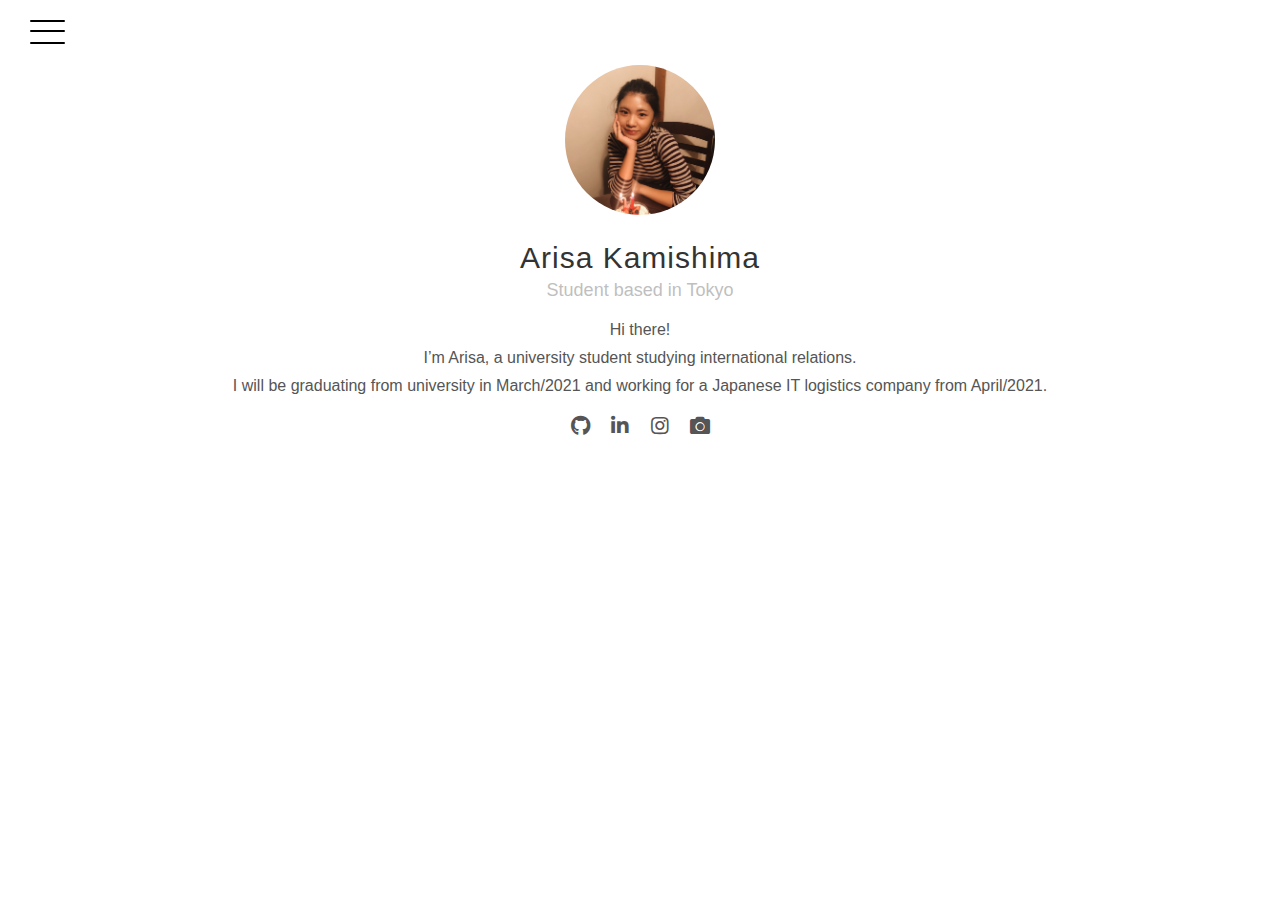
<file: index.html>
<!DOCTYPE html>
<html lang="ja">
  <head>
    <meta charset="UTF-8" />
    <meta name="viewport" content="width=device-width, initial-scale=1.0" />
    <title>Portfolio</title>
    <link rel="stylesheet" href="style.css" />
    <!-- <link
      rel="stylesheet"
      href="https://maxcdn.bootstrapcdn.com/font-awesome/4.5.0/css/font-awesome.min.css"
    /> -->
    <link
      rel="stylesheet"
      href="https://maxcdn.bootstrapcdn.com/font-awesome/4.5.0/css/font-awesome.min.css"
    />
    <link
      href="https://use.fontawesome.com/releases/v5.6.1/css/all.css"
      rel="stylesheet"
    />
  </head>
  <body>
    <header>
      <nav id="nav">
        <ul class="nav_list">
          <li><a href="index.html">Home</a></li>
          <li><a href="about.html">About me</a></li>
          <li><a href="portfolio.html">Portfolio</a></li>
          <li><a href="contact.html">Contact</a></li>
        </ul>
        <ul class="followme">
          <div class="snsbtniti">
            <a
              href="https://github.com/"
              class="flowbtn8 fl_tw8"
              　rel="noopener"
            >
              <i class="fab fa-github" aria-hidden="true"></i>
            </a>
            <a
              href="https://www.linkedin.com/in/arisa-kamishima-9945301a0/"
              class="flowbtn8 fl_fb8"
              　rel="noopener"
            >
              <i class="fab fa-linkedin-in" aria-hidden="true"></i>
            </a>
            <a
              href="https://www.instagram.com/?hl=ja"
              class="flowbtn8 insta_btn8"
              　rel="noopener"
            >
              <i class="fab fa-instagram" aria-hidden="true"></i>
            </a>
            <a
              href="https://vsco.co/1997-1211/gallery"
              class="flowbtn8 fl_fd8"
              　rel="noopener"
            >
              <i class="fas fa-camera" aria-hidden="true"></i>
            </a>
          </div>
        </ul>
      </nav>
      <div id="hamburger">
        <span class="inner_line" id="line1"></span>
        <span class="inner_line" id="line2"></span>
        <span class="inner_line" id="line3"></span>
      </div>
    </header>
    <main>
      <div class="mainpic"></div>

      <div class="main-title">
        <h1 class="heading">Arisa Kamishima</h1>
        <h2 class="subheading">Student based in Tokyo</h2>
      </div>
      <div class="main-contents">
        <p>
          Hi there! <br />
          I’m Arisa, a university student studying international relations.
          <br />
          I will be graduating from university in March/2021 and working for a
          Japanese IT logistics company from April/2021.
        </p>
        <!-- <p>
          大学4年生です。<br />
          学部は国際学部で、国際関係、経済、政治、宗教、観光など幅広く学んでおりました。<br />
          個人的に、アジアの開発途上国と経済開発に興味があります^ ^ <br />
          来年の春から社会人です。
        </p> -->
      </div>
      <div class="followme">
        <div class="snsbtniti">
          <a
            href="https://github.com/"
            class="flowbtn8 fl_tw8"
            　rel="noopener"
          >
            <i class="fab fa-github" aria-hidden="true"></i>
          </a>
          <a
            href="https://www.linkedin.com/in/arisa-kamishima-9945301a0/"
            class="flowbtn8 fl_fb8"
            　rel="noopener"
          >
            <i class="fab fa-linkedin-in" aria-hidden="true"></i>
          </a>
          <a
            href="https://www.instagram.com/?hl=ja"
            class="flowbtn8 insta_btn8"
            　rel="noopener"
          >
            <i class="fab fa-instagram" aria-hidden="true"></i>
          </a>
          <a
            href="https://vsco.co/1997-1211/gallery"
            class="flowbtn8 fl_fd8"
            　rel="noopener"
          >
            <i class="fas fa-camera" aria-hidden="true"></i>
          </a>
        </div>
      </div>
    </main>
  </body>
  <script src="main.js"></script>
</html>
</file>
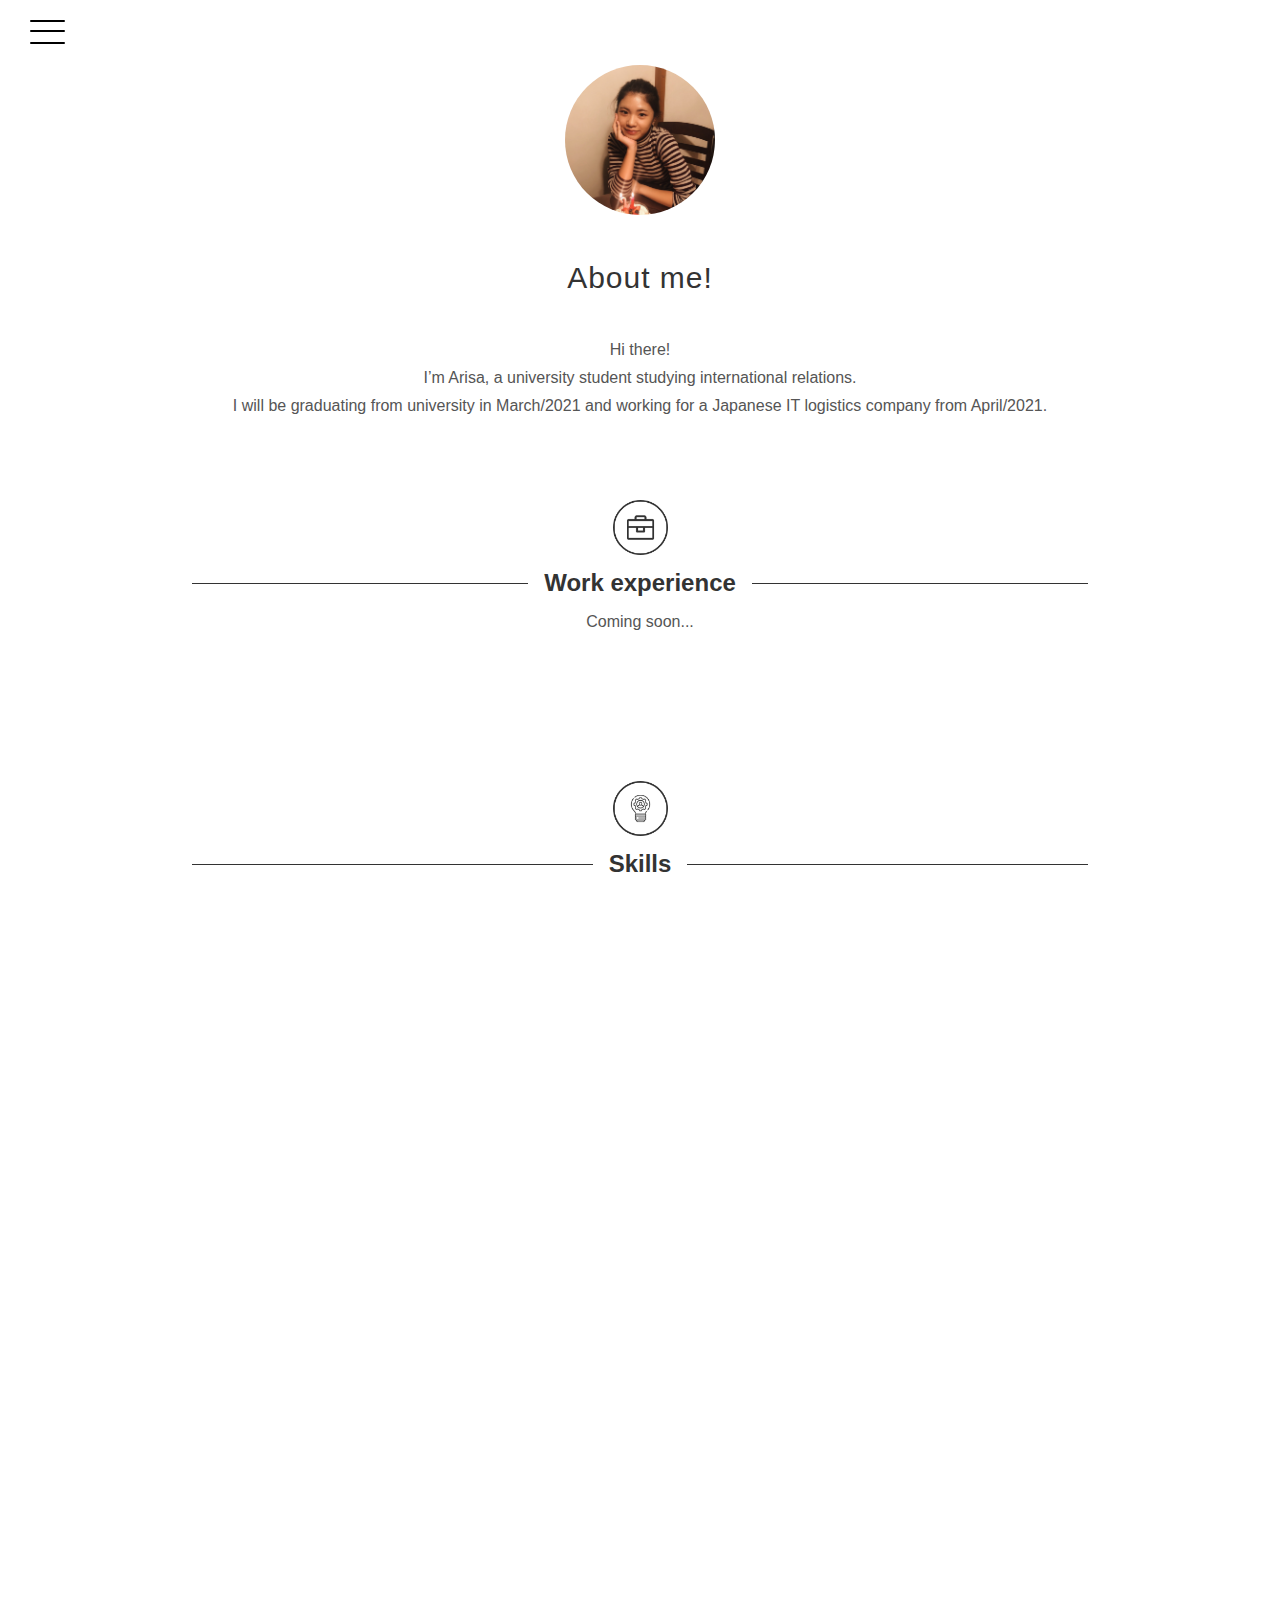
<file: about.html>
<!DOCTYPE html>
<html lang="ja">
  <head>
    <meta charset="UTF-8" />
    <meta name="viewport" content="width=device-width, initial-scale=1.0" />
    <title>Portfolio</title>
    <link rel="stylesheet" href="style.css" />
    <!-- <link
      rel="stylesheet"
      href="https://maxcdn.bootstrapcdn.com/font-awesome/4.5.0/css/font-awesome.min.css"
    /> -->
    <link
      rel="stylesheet"
      href="https://maxcdn.bootstrapcdn.com/font-awesome/4.5.0/css/font-awesome.min.css"
    />
    <link
      href="https://use.fontawesome.com/releases/v5.6.1/css/all.css"
      rel="stylesheet"
    />
  </head>
  <body>
    <header>
      <nav id="nav">
        <ul class="nav_list">
          <li><a href="index.html">Home</a></li>
          <li><a href="about.html">About me</a></li>
          <li><a href="portfolio.html">Portfolio</a></li>
          <li><a href="contact.html">Contact</a></li>
        </ul>
        <ul class="followme">
          <div class="snsbtniti">
            <a
              href="https://github.com/"
              class="flowbtn8 fl_tw8"
              　rel="noopener"
            >
              <i class="fab fa-github" aria-hidden="true"></i>
            </a>
            <a
              href="https://www.linkedin.com/in/arisa-kamishima-9945301a0/"
              class="flowbtn8 fl_fb8"
              　rel="noopener"
            >
              <i class="fab fa-linkedin-in" aria-hidden="true"></i>
            </a>
            <a
              href="https://www.instagram.com/?hl=ja"
              class="flowbtn8 insta_btn8"
              　rel="noopener"
            >
              <i class="fab fa-instagram" aria-hidden="true"></i>
            </a>
            <a
              href="https://vsco.co/1997-1211/gallery"
              class="flowbtn8 fl_fd8"
              　rel="noopener"
            >
              <i class="fas fa-camera" aria-hidden="true"></i>
            </a>
          </div>
        </ul>
      </nav>
      <div id="hamburger">
        <span class="inner_line" id="line1"></span>
        <span class="inner_line" id="line2"></span>
        <span class="inner_line" id="line3"></span>
      </div>
    </header>
    <main>
      <div class="mainpic"></div>

      <div class="desc"></div>
      <div class="about-section">
        <h1>About me!</h1>
        <p>
          Hi there! <br />
          I’m Arisa, a university student studying international relations.
          <br />
          I will be graduating from university in March/2021 and working for a
          Japanese IT logistics company from April/2021.
        </p>
      </div>
      <div class="about-contents">
        <ul>
          <!-- <li>
            <div class="profile-section">
              <img src="img/profile_img.png" alt="" />
              <h2 class="head-border">Profile</h2>
              <p>
                フェリス女学院大学
                国際交流学部に所属している、上島有紗と申します。
                大学では国際関係、経済、政治、宗教、観光など幅広く学んでおりました。フェリス女学院大学
                国際交流学部に所属している、上島有紗と申します。
                大学では国際関係、経済、政治、宗教、観光など幅広く学んでおりました。
              </p>
            </div>
          </li> -->
          <!-- <li>
            <div class="profile-section">
              <img src="img/hobby_img.png" alt="" />
              <h2 class="head-border">Hobby</h2>
              <p style="text-align: left">
                ・海外旅行（特に世界遺産が好きです）<br />
                ・野球観戦（万年巨人ファンです^^）<br />
                ・写真📷<br />
                ・Webデザイン＆コーディング
              </p>
            </div>
          </li> -->
          <li>
            <div class="profile-section">
              <img src="img/work_img.png" alt="" />
              <h2 class="head-border">Work experience</h2>
              <p>Coming soon...</p>
            </div>
          </li>
          <li>
            <div class="profile-section">
              <img src="img/skills_img.png" alt="" />
              <h2 class="head-border">Skills</h2>
              <div class="skills">
                <div class="charts">
                  <div class="chart chart--dev">
                    <span class="chart__title">Development</span>
                    <ul class="chart--horiz">
                      <li class="chart__bar" style="width: 65%">
                        <span class="chart__label"> HTML5 </span>
                      </li>
                      <li class="chart__bar" style="width: 65%">
                        <span class="chart__label">
                          CSS3 & SCSS & CSS in JS
                        </span>
                      </li>
                      <li class="chart__bar" style="width: 50%">
                        <span class="chart__label"> JavaScript </span>
                      </li>
                      <li class="chart__bar" style="width: 30%">
                        <span class="chart__label"> VueJS </span>
                      </li>

                      <!-- <li class="chart__bar" style="width: 20%">
                        <span class="chart__label"> Webpack </span>
                      </li> -->
                    </ul>
                  </div>

                  <div class="chart chart--prod">
                    <span class="chart__title">Productivity</span>
                    <ul class="chart--horiz">
                      <li class="chart__bar" style="width: 50%">
                        <span class="chart__label"> Git & Sourcetree </span>
                      </li>
                      <li class="chart__bar" style="width: 60%">
                        <span class="chart__label"> Microsoft Office </span>
                      </li>
                    </ul>
                  </div>
                  <div class="chart chart--design">
                    <span class="chart__title">Design</span>
                    <ul class="chart--horiz">
                      <li class="chart__bar" style="width: 40%">
                        <span class="chart__label"> Adobe XD </span>
                      </li>

                      <li class="chart__bar" style="width: 70%">
                        <span class="chart__label"> Adobe　Illustrator </span>
                      </li>
                    </ul>
                  </div>
                </div>
              </div>
            </div>
          </li>
        </ul>
      </div>

      <!-- <div class="about-section">
        <h1>#Skills</h1>
        <ul>
          <li><img src="img/programing.png" alt=""></li>
        </ul>
        <img src="" alt="">
          フェリス女学院大学 国際交流学部に所属している、上島有紗と申します。
          大学では国際関係、経済、政治、宗教、観光など幅広く学んでおりました。
          またゼミでは、アジアの開発途上国と経済開発に焦点を当て勉強をしておりました。
          新しいことに挑戦したいと思い、2019年2月から大学を休学し1年間オーストラリア
          に滞在しておりました。
        </p>
        <p>
          その際、Web製作に興味を持ちオンラインコースからプログラミングの勉強を始めました。HTML5,
          CSS3(SCSS), Responsive Web Design, JavaScript, VueJS, git,
          UI/UXデザインの知識があります。
          今年から就職活動を始め、IT業界を志望しております。<br />
          My github: https://github.com/ug6067ka
        </p>
      </div> -->
      <!-- <div class="experience">
        <h1 class="mb-5">Experience</h1>
        <div class="mb-5">
          <ul class="resume-list">
            <li>
              <h3>Product Designer, Google</h3>
              <p class="date">Sep 2017 - Present</p>
              <p>
                Lorem ipsum dolor sit amet, consectetur adipisicing elit. Sint
                dolorum dolore culpa libero delectus excepturi! Repellat dolore,
                sapiente officia quod.
              </p>
            </li>
            <li>
              <h3>User Experience Director, Facebook</h3>
              <p class="date">Jan 2016 - Sep 2017</p>
              <p>
                Lorem ipsum dolor sit amet, consectetur adipisicing elit. Sint
                dolorum dolore culpa libero delectus excepturi! Repellat dolore,
                sapiente officia quod.
              </p>
            </li>

            <li>
              <h3>Mobile Application Designer, Yahoo</h3>
              <p class="date">Nov 2015 - Jan 2016</p>
              <p>
                Lorem ipsum dolor sit amet, consectetur adipisicing elit. Sint
                dolorum dolore culpa libero delectus excepturi! Repellat dolore,
                sapiente officia quod.
              </p>
            </li>
            <li>
              <h3>Product Designer, Medium</h3>
              <p class="date">Feb 2013 - Nov 2015</p>
              <p>
                Lorem ipsum dolor sit amet, consectetur adipisicing elit. Sint
                dolorum dolore culpa libero delectus excepturi! Repellat dolore,
                sapiente officia quod.
              </p>
            </li>
          </ul>
        </div>

        <h1 class="mb-5">Education</h1>
        <div class="mb-5">
          <ul class="resume-list">
            <li>
              <h3>Language Across Borders, Melbourne Australia</h3>
              <p class="date">2.2019 - 6.2019</p>
              <p>English language studies.</p>
            </li>
            <li>
              <h3>Economics, Ferris University</h3>
              <p class="date">2016 - Present</p>
              <p></p>
            </li>
          </ul>
        </div>
      </div> -->
    </main>
  </body>
  <script src="main.js"></script>
</html>
</file>
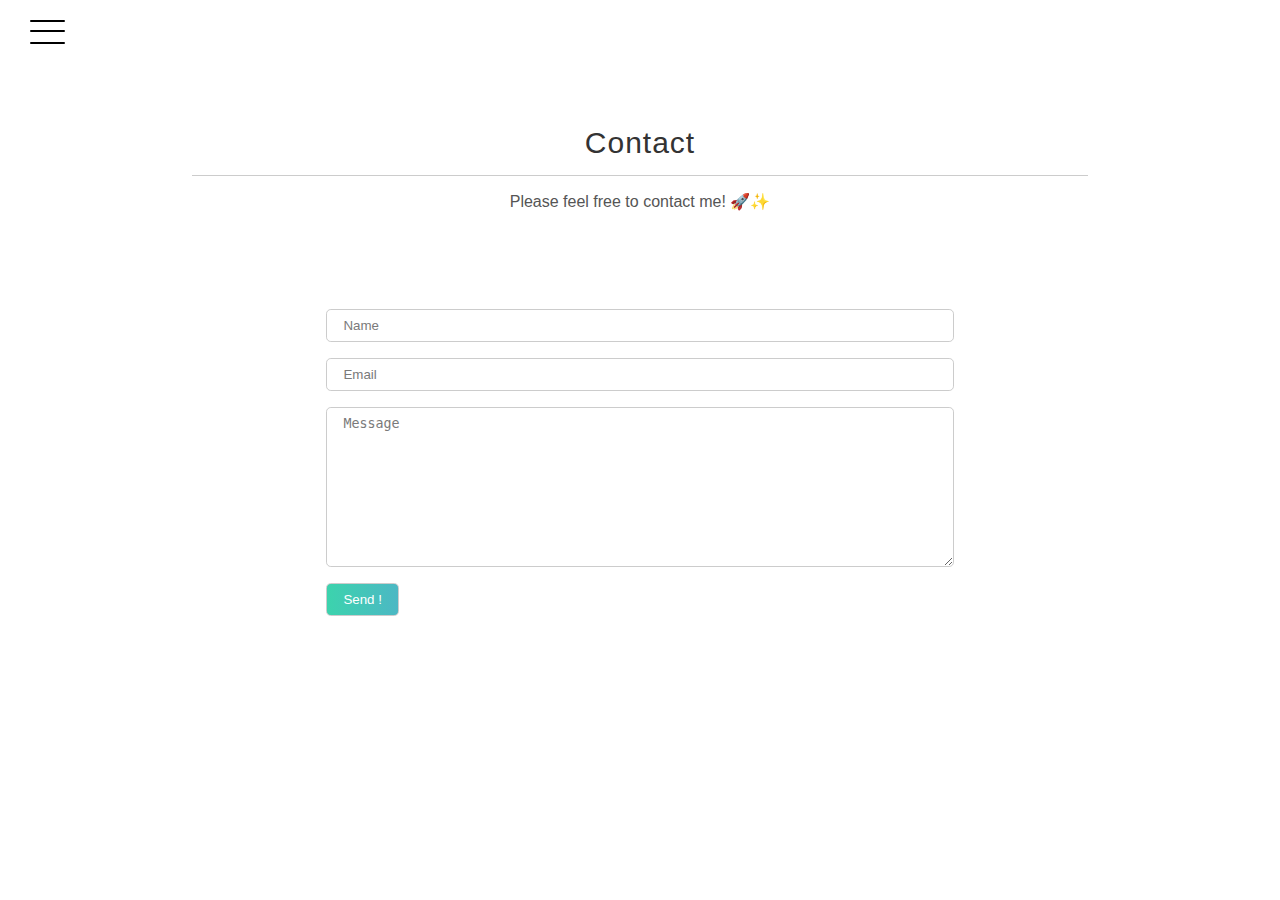
<file: contact.html>
<!DOCTYPE html>
<html lang="ja">
  <head>
    <meta charset="UTF-8" />
    <meta name="viewport" content="width=device-width, initial-scale=1.0" />
    <title>Portfolio</title>
    <link rel="stylesheet" href="style.css" />
    <!-- <link
      rel="stylesheet"
      href="https://maxcdn.bootstrapcdn.com/font-awesome/4.5.0/css/font-awesome.min.css"
    /> -->
    <link
      rel="stylesheet"
      href="https://maxcdn.bootstrapcdn.com/font-awesome/4.5.0/css/font-awesome.min.css"
    />
    <link
      href="https://use.fontawesome.com/releases/v5.6.1/css/all.css"
      rel="stylesheet"
    />
  </head>
  <body>
    <header>
      <nav id="nav">
        <ul class="nav_list">
          <li><a href="index.html">Home</a></li>
          <li><a href="about.html">About me</a></li>
          <li><a href="portfolio.html">Portfolio</a></li>
          <li><a href="contact.html">Contact</a></li>
        </ul>
        <ul class="followme">
          <div class="snsbtniti">
            <a
              href="https://github.com/"
              class="flowbtn8 fl_tw8"
              　rel="noopener"
            >
              <i class="fab fa-github" aria-hidden="true"></i>
            </a>
            <a
              href="https://www.linkedin.com/in/arisa-kamishima-9945301a0/"
              class="flowbtn8 fl_fb8"
              　rel="noopener"
            >
              <i class="fab fa-linkedin-in" aria-hidden="true"></i>
            </a>
            <a
              href="https://www.instagram.com/?hl=ja"
              class="flowbtn8 insta_btn8"
              　rel="noopener"
            >
              <i class="fab fa-instagram" aria-hidden="true"></i>
            </a>
            <a
              href="https://vsco.co/1997-1211/gallery"
              class="flowbtn8 fl_fd8"
              　rel="noopener"
            >
              <i class="fas fa-camera" aria-hidden="true"></i>
            </a>
          </div>
        </ul>
      </nav>
      <div id="hamburger">
        <span class="inner_line" id="line1"></span>
        <span class="inner_line" id="line2"></span>
        <span class="inner_line" id="line3"></span>
      </div>
    </header>
    <div class="contact-section">
      <h1>Contact</h1>
      <p>
        <!-- お気軽にお問い合わせください <br /> -->

        Please feel free to contact me! 🚀✨
      </p>
    </div>

    <form action="">

      <input type="text" placeholder="Name" name="name" required>
    
      <input type="email" placeholder="Email" name="email" required>
    
      <textarea placeholder="Message" name="message" required></textarea>
    
      <input type="submit" value="Send !">
    
    </form>
      
    </button>
  </body>
  <script src="main.js"></script>
</html>
</file>
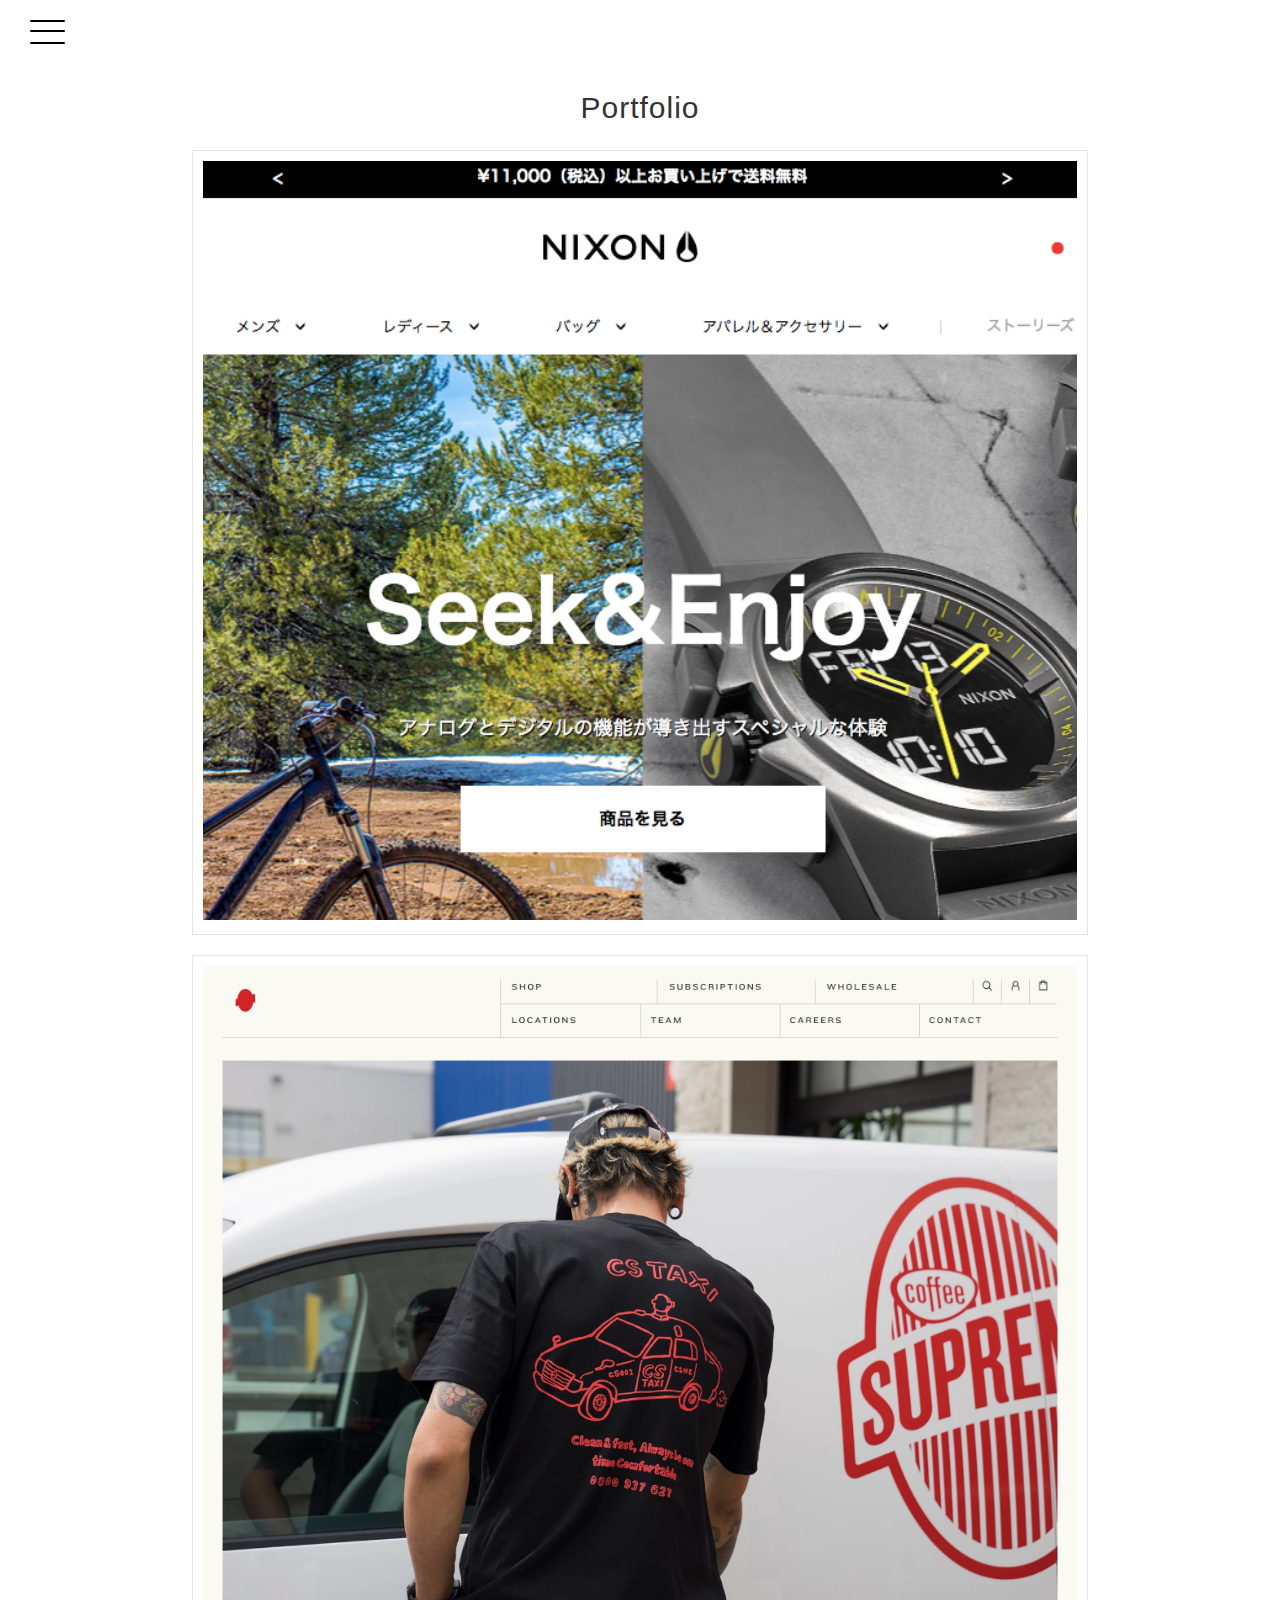
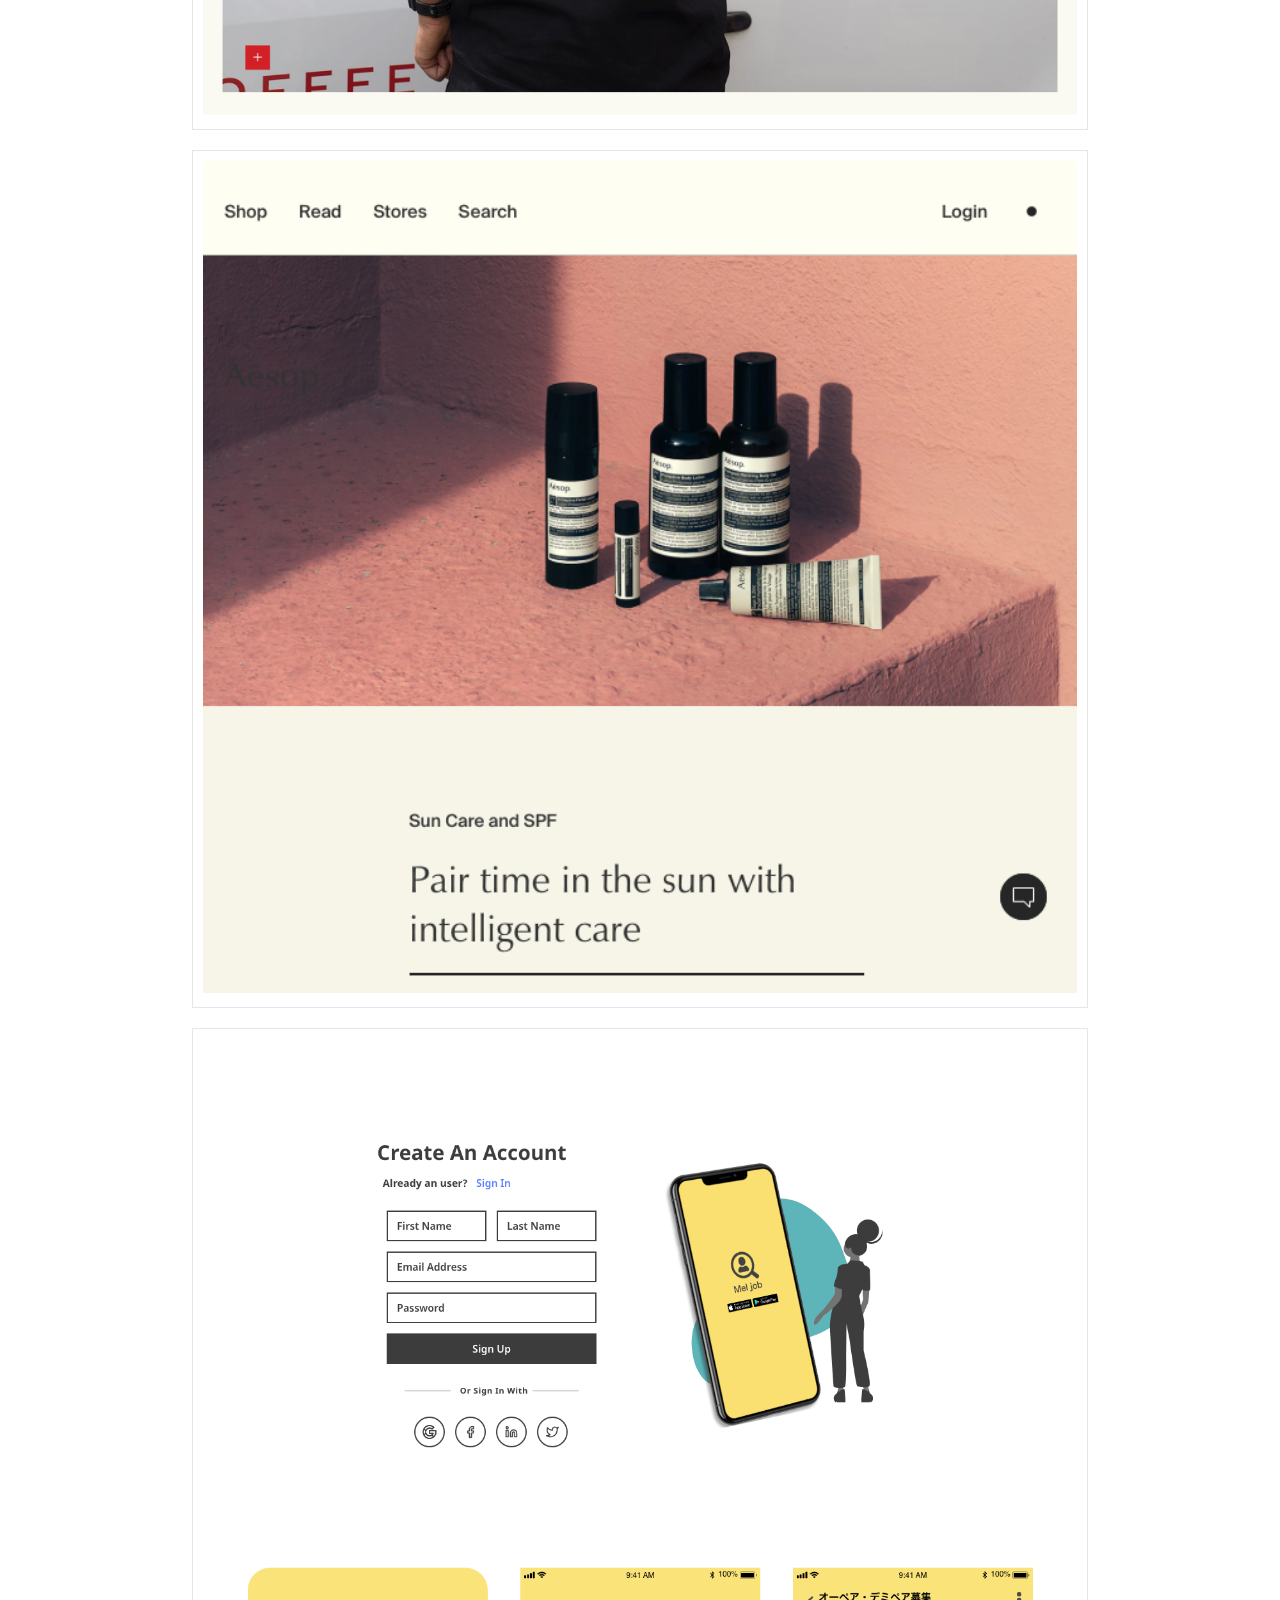
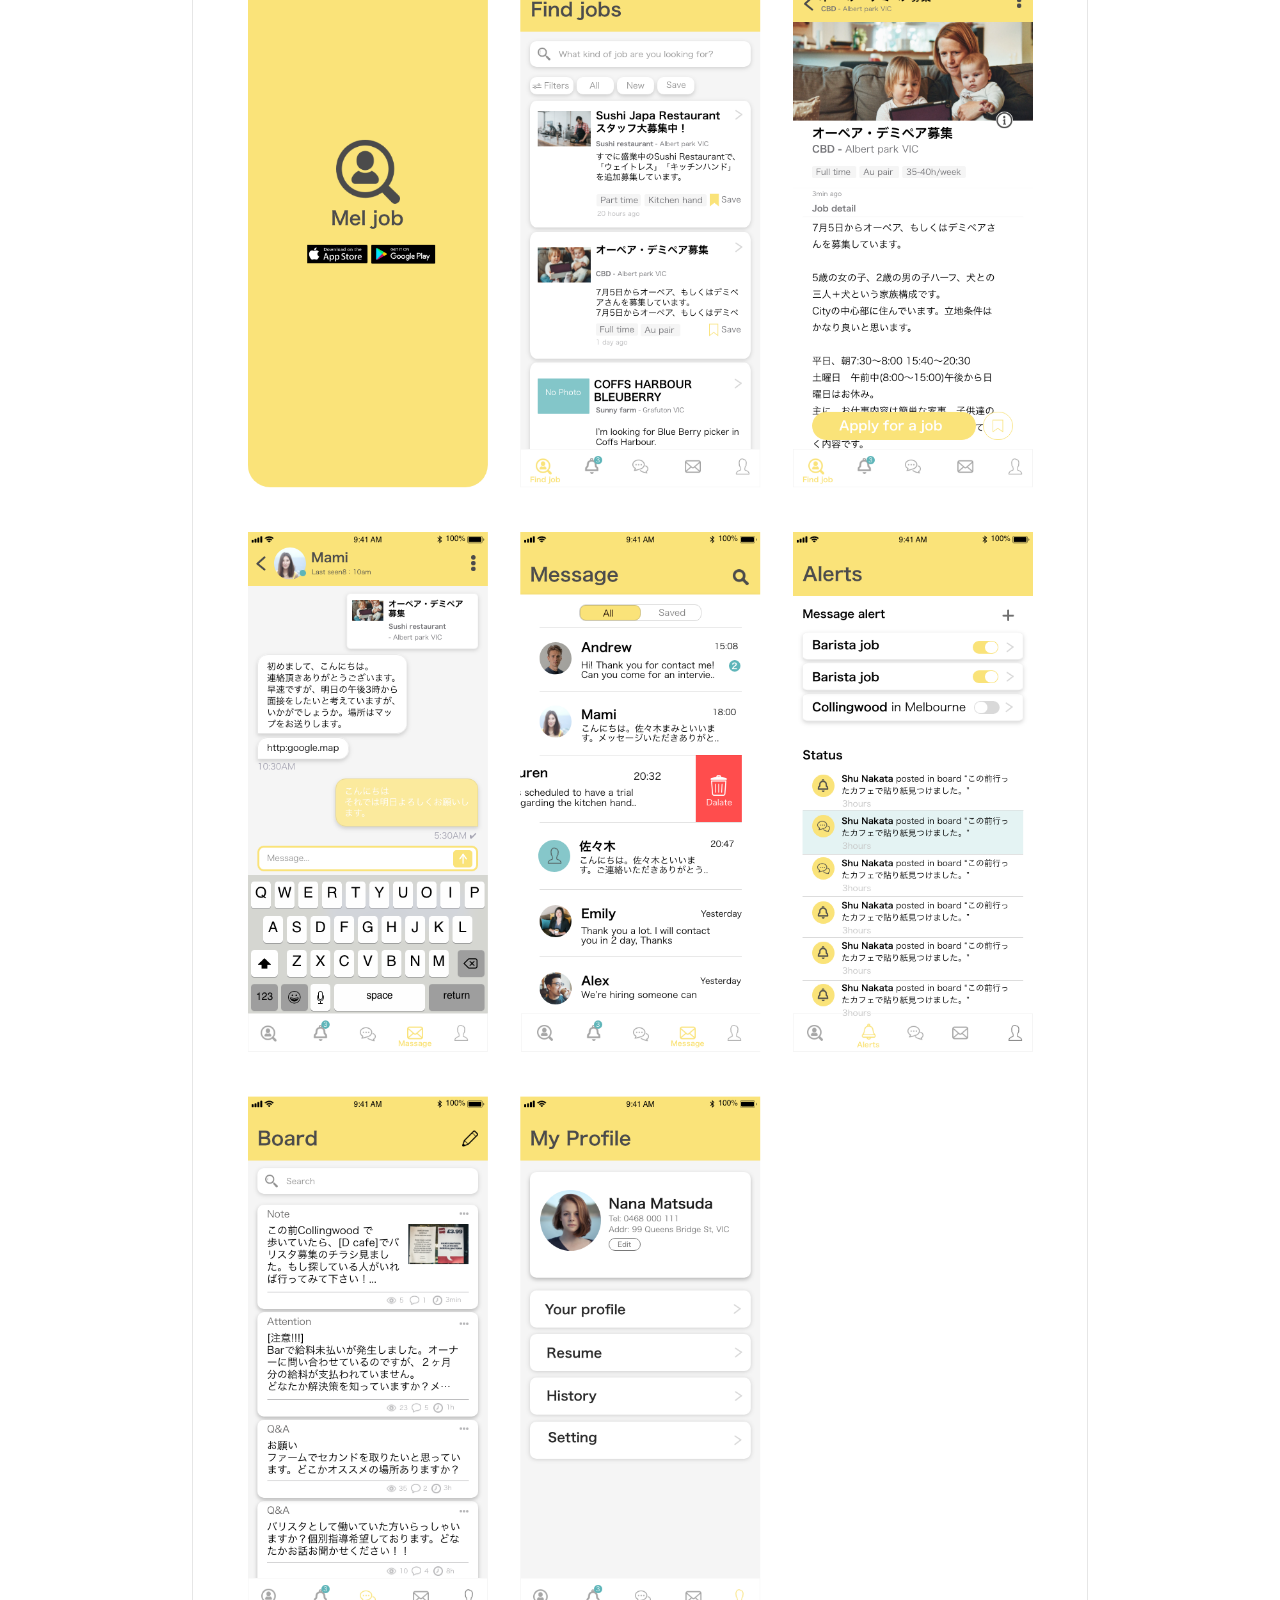
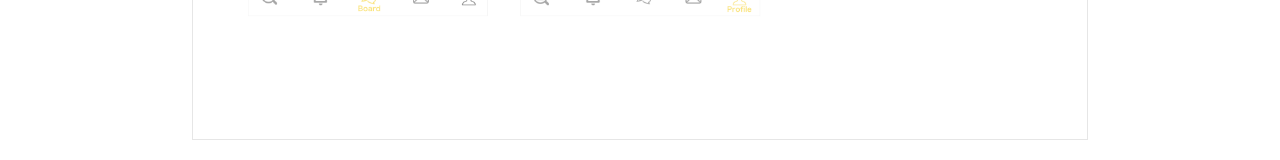
<file: portfolio.html>
<!DOCTYPE html>
<html lang="ja">
  <head>
    <meta charset="UTF-8" />
    <meta name="viewport" content="width=device-width, initial-scale=1.0" />
    <title>Portfolio</title>
    <link rel="stylesheet" href="style.css" />
    <!-- <link
      rel="stylesheet"
      href="https://maxcdn.bootstrapcdn.com/font-awesome/4.5.0/css/font-awesome.min.css"
    /> -->
    <link
      rel="stylesheet"
      href="https://maxcdn.bootstrapcdn.com/font-awesome/4.5.0/css/font-awesome.min.css"
    />
    <link
      href="https://use.fontawesome.com/releases/v5.6.1/css/all.css"
      rel="stylesheet"
    />
  </head>
  <body>
    <header>
      <nav id="nav">
        <ul class="nav_list">
          <li><a href="index.html">Home</a></li>
          <li><a href="about.html">About me</a></li>
          <li><a href="portfolio.html">Portfolio</a></li>
          <li><a href="contact.html">Contact</a></li>
        </ul>
        <ul class="followme">
          <div class="snsbtniti">
            <a
              href="https://github.com/"
              class="flowbtn8 fl_tw8"
              　rel="noopener"
            >
              <i class="fab fa-github" aria-hidden="true"></i>
            </a>
            <a
              href="https://www.linkedin.com/in/arisa-kamishima-9945301a0/"
              class="flowbtn8 fl_fb8"
              　rel="noopener"
            >
              <i class="fab fa-linkedin-in" aria-hidden="true"></i>
            </a>
            <a
              href="https://www.instagram.com/?hl=ja"
              class="flowbtn8 insta_btn8"
              　rel="noopener"
            >
              <i class="fab fa-instagram" aria-hidden="true"></i>
            </a>
            <a
              href="https://vsco.co/1997-1211/gallery"
              class="flowbtn8 fl_fd8"
              　rel="noopener"
            >
              <i class="fas fa-camera" aria-hidden="true"></i>
            </a>
          </div>
        </ul>
      </nav>
      <div id="hamburger">
        <span class="inner_line" id="line1"></span>
        <span class="inner_line" id="line2"></span>
        <span class="inner_line" id="line3"></span>
      </div>
    </header>
    <main>
      <h1 class="portfoio_title">Portfolio</h1>
      <div class="portfoio_contents">
        <ul class="portfolio-list">
          <li>
            <a href="https://ug6067ka.github.io/web-nixon-practice/">
              <div class="text">
                <h3>NIXON Web UI Practice</h3>
                <span>Visit Website</span>
              </div>
              <img src="img/nixon.png" alt="" />
              <!-- <div class="text">
                <h3>NIXON Web UI Practice</h3>
                <span>Visit Website</span>
              </div> -->
            </a>
          </li>
          <li>
            <a href="https://ug6067ka.github.io/web-coffee-supreme-practice/">
              <img src="img/coffee.png" alt="" />
              <div class="text">
                <h3>Coffee Supreme Web UI Practice</h3>
                <span>Visit Website</span>
              </div>
            </a>
          </li>
          <li>
            <a href="https://ug6067ka.github.io/web-aesop-practice/">
              <img src="img/aesop.png" alt="" />
              <div class="text">
                <h3>Aesop Web UI Practice</h3>
                <span>Visit Website</span>
              </div>
            </a>
          </li>
          <li>
            <a href="#">
              <img src="img/meljob.png" alt="" />
              <div class="text">
                <h3>Mel job</h3>
                <span>Visit Website</span>
              </div>
            </a>
          </li>
        </ul>
      </div>
    </main>
  </body>
  <script src="main.js"></script>
</html>
</file>
<file: style.css>
@charset "UTF-8";
body {
  background: #ffffff;
  font-family: "Helvetica Neue", Helvetica, Arial, Verdana, Roboto, "游ゴシック", "Yu Gothic", "游ゴシック体", "YuGothic", "ヒラギノ角ゴ Pro W3", "Hiragino Kaku Gothic Pro", "Meiryo UI", "メイリオ", Meiryo, "ＭＳ Ｐゴシック", "MS PGothic", sans-serif;
  margin: 0 15%;
}

header {
  width: 100%;
}

#nav {
  position: absolute;
  height: 100vh;
  width: 34%;
  left: -34%;
  top: 0;
  background: #fafafc;
  -webkit-transition: 0.7s;
  transition: 0.7s;
}

@media screen and (max-width: 480px) {
  #nav {
    width: 50%;
    left: -50%;
  }
}

.nav_list {
  padding: 80px 0 0 0;
  margin-bottom: 8px;
  display: -webkit-box;
  display: -ms-flexbox;
  display: flex;
  -webkit-box-orient: vertical;
  -webkit-box-direction: normal;
      -ms-flex-direction: column;
          flex-direction: column;
  -webkit-box-pack: center;
      -ms-flex-pack: center;
          justify-content: center;
  -webkit-box-align: center;
      -ms-flex-align: center;
          align-items: center;
}

.nav_list li {
  list-style-type: none;
  font-size: 20px;
  font-size: 16px;
  font-weight: 700;
}

.nav_list a {
  display: block;
  text-decoration: none;
  color: #555555;
  margin: 0 15px;
  padding: 12px;
  -webkit-transition: 0.5s;
  transition: 0.5s;
  font-size: 18px;
}

.nav_list a:hover {
  color: #bfbfbf;
  -webkit-transform: translateY(-5px);
          transform: translateY(-5px);
}

@media screen and (max-width: 480px) {
  #nav ul li {
    font-size: 14px;
  }
}

#hamburger {
  display: block;
  position: absolute;
  top: 20px;
  left: 30px;
  width: 50px;
  height: 24px;
  cursor: pointer;
  -webkit-transition: 1s;
  transition: 1s;
}

.inner_line {
  display: block;
  position: absolute;
  left: 0;
  width: 35px;
  height: 2px;
  background-color: black;
  -webkit-transition: 1s;
  transition: 1s;
  border-radius: 4px;
}

#line1 {
  top: 0;
}

#line2 {
  top: 10px;
}

#line3 {
  bottom: 0px;
}

.in {
  -webkit-transform: translateX(100%);
          transform: translateX(100%);
}

.line_1,
.line_2,
.line_3 {
  background: #000000;
}

.line_1 {
  -webkit-transform: translateY(20px) rotate(-45deg);
          transform: translateY(20px) rotate(-45deg);
  top: 0;
}

.line_2 {
  opacity: 0;
}

.line_3 {
  -webkit-transform: translateY(-2px) rotate(45deg);
          transform: translateY(-2px) rotate(45deg);
  bottom: 0;
}

main {
  margin-top: 65px;
}

.mainpic {
  width: 150px;
  height: 150px;
  margin: 20px auto;
  border-radius: 50%;
  background-image: url(img/main-img.png);
  background-size: cover;
  background-repeat: no-repeat;
  background-position: center center;
}

.subheading {
  font-size: 18px;
  color: #bfbfbf;
  font-weight: normal;
  text-align: center;
  margin: 0;
}

.heading {
  font-size: 30px;
  line-height: 1.5;
  letter-spacing: 1px;
  font-weight: 500;
  color: #333;
  text-align: center;
  margin-bottom: 0;
}

.main-contents p {
  font-size: 16px;
  line-height: 28px;
  margin: 15px 0;
  color: #555555;
  text-align: center;
}

.about-section h1 {
  font-size: 30px;
  line-height: 1.5;
  letter-spacing: 1px;
  font-weight: 500;
  color: #333;
  text-align: center;
  margin-bottom: 0;
  padding: 20px 0px;
}

.about-section p {
  font-size: 16px;
  line-height: 28px;
  color: #555555;
  text-align: center;
}

.contact-section {
  margin-top: 110px;
}

.contact-section h1 {
  font-size: 30px;
  line-height: 1.5;
  letter-spacing: 1px;
  font-weight: 500;
  color: #333;
  text-align: center;
  margin-bottom: 0;
  padding: 10px 0px;
  border-bottom: solid 1px #ccc;
}

.contact-section p {
  text-align: center;
  color: #555555;
}

.contact_contents {
  display: -webkit-box;
  display: -ms-flexbox;
  display: flex;
  -webkit-box-orient: horizontal;
  -webkit-box-direction: normal;
      -ms-flex-direction: row;
          flex-direction: row;
  margin-top: 100px;
}

form {
  width: 70%;
  margin: 10% auto;
  min-width: 9rem;
}

@media screen and (max-width: 480px) {
  form {
    width: 100%;
  }
}

input,
textarea {
  float: left;
  width: 100%;
  max-width: 100%;
  margin: 0.5rem 0;
  padding: 0.5rem 1rem;
  border-radius: 0.3rem;
  color: #7a7a7a;
  border: 1px solid #ccc;
}

input[type="submit"],
textarea[type="submit"] {
  background: -webkit-gradient(linear, right top, left top, from(#4cb8c4), to(#3cd3ad));
  background: linear-gradient(to left, #4cb8c4, #3cd3ad);
  color: #fff;
  width: auto;
  float: left;
}

input::-webkit-input-placeholder,
textarea::-webkit-input-placeholder {
  color: #7a7a7a;
}

input:-ms-input-placeholder,
textarea:-ms-input-placeholder {
  color: #7a7a7a;
}

input::-ms-input-placeholder,
textarea::-ms-input-placeholder {
  color: #7a7a7a;
}

input::placeholder,
textarea::placeholder {
  color: #7a7a7a;
}

input.error,
textarea.error {
  background: #ad4747;
  color: #fff;
}

input.error::-webkit-input-placeholder,
textarea.error::-webkit-input-placeholder {
  color: black;
}

input.error:-ms-input-placeholder,
textarea.error:-ms-input-placeholder {
  color: black;
}

input.error::-ms-input-placeholder,
textarea.error::-ms-input-placeholder {
  color: black;
}

input.error::placeholder,
textarea.error::placeholder {
  color: black;
}

textarea {
  height: 10rem;
}

.captcha {
  float: left;
}

.captcha input {
  float: right;
}

.captcha input[name="question"] {
  width: 4rem;
  border-top-right-radius: 0;
  border-bottom-right-radius: 0;
  text-align: right;
  padding-right: 0;
}

.captcha [name="captcha"] {
  width: 5rem;
  border-top-left-radius: 0;
  border-bottom-left-radius: 0;
  padding-left: 0.5rem;
}

.captcha [name="captcha"]::-webkit-input-placeholder {
  text-align: center;
}

.captcha [name="captcha"]:-ms-input-placeholder {
  text-align: center;
}

.captcha [name="captcha"]::-ms-input-placeholder {
  text-align: center;
}

.captcha [name="captcha"]::placeholder {
  text-align: center;
}

* {
  -webkit-box-sizing: border-box;
          box-sizing: border-box;
}

@font-face {
  font-family: "Open Sans";
  font-style: normal;
  font-weight: 400;
  src: local("Open Sans"), local("OpenSans"), url(http://themes.googleusercontent.com/static/fonts/opensans/v7/cJZKeOuBrn4kERxqtaUH3bO3LdcAZYWl9Si6vvxL-qU.woff) format("woff");
}

.portfoio_title {
  font-size: 30px;
  line-height: 1.5;
  letter-spacing: 1px;
  font-weight: 500;
  color: #333;
  text-align: center;
  margin-bottom: 0;
  padding: 20px 0px;
}

.portfolio-list {
  padding: 0;
  margin: 0;
}

.portfolio-list li {
  padding: 0;
  margin: 0 0 20px 0;
  display: block;
  list-style: none;
  padding: 10px;
  border: 1px solid #e6e6e6;
  -webkit-transition: 0.3s all ease;
  transition: 0.3s all ease;
}

.portfolio-list li:hover {
  -webkit-box-shadow: 0 4px 10px 0 rgba(0, 0, 0, 0.1);
          box-shadow: 0 4px 10px 0 rgba(0, 0, 0, 0.1);
}

.portfolio-list li a {
  display: block;
}

.portfolio-list li a:before {
  position: absolute;
  content: "";
  top: 0;
  left: 0;
  bottom: 0;
  right: 0;
  -webkit-transition: 0.3s all ease;
  transition: 0.3s all ease;
  visibility: hidden;
  opacity: 0;
}

.portfolio-list li a img {
  width: 100%;
}

.portfolio-list li a .text {
  position: absolute;
  top: 50%;
  -webkit-transform: translateY(-50%);
          transform: translateY(-50%);
  text-align: center;
  left: 0;
  right: 0;
  opacity: 0;
  visibility: hidden;
  -webkit-transition: 0.3s all ease;
  transition: 0.3s all ease;
}

.portfolio-list li a .text h3 {
  color: #ffffff;
}

.portfolio-list li a .text span {
  color: #ffffff;
  opacity: 0.8;
}

.portfolio-list li a:hover:before {
  visibility: visible;
  opacity: 1;
}

.portfolio-list li a:hover .text {
  opacity: 1;
  visibility: visible;
}

.about-contents ul {
  list-style: none;
  padding: 0;
}

.profile-section {
  text-align: center;
  margin: 80px 0 150px 0;
}

.profile-section img {
  width: 55px;
  height: 55px;
  text-align: center;
}

.profile-section h2 {
  color: #333333;
}

.profile-section p {
  color: #555555;
}

.head-border {
  display: -webkit-box;
  display: -ms-flexbox;
  display: flex;
  -webkit-box-align: center;
      -ms-flex-align: center;
          align-items: center;
  margin: 10px auto;
}

.head-border:before,
.head-border:after {
  content: "";
  height: 1px;
  -webkit-box-flex: 1;
      -ms-flex-positive: 1;
          flex-grow: 1;
  background-color: #333;
}

.head-border:before {
  margin-right: 1rem;
}

.head-border:after {
  margin-left: 1rem;
}

.skills {
  height: 780px;
  height: 788px;
  margin: auto;
  position: relative;
}

.lines {
  height: 100%;
  position: relative;
}

.line {
  height: inherit;
  width: 2px;
  position: absolute;
  background: rgba(238, 238, 238, 0.6);
}

.line.l--0 {
  left: 0;
}

.line.l--25 {
  left: 25%;
}

.line.l--50 {
  left: 50%;
}

.line.l--75 {
  left: 75%;
}

.line.l--100 {
  left: calc(100% - 1px);
}

.line__label {
  display: block;
  width: 100px;
  text-align: center;
  position: absolute;
  bottom: -20px;
  right: -50px;
}

.line__label.title {
  text-transform: uppercase;
  font-weight: bold;
}

.charts {
  width: 100%;
  height: 100%;
  position: absolute;
  top: 0;
  left: 0;
  z-index: 10;
}

.chart {
  margin: 70px auto;
}

.chart:not(:first-child) {
  margin-top: 10px;
}

.chart__title {
  text-align: start;
  display: block;
  margin: 0 0 10px;
  color: #555555;
  font-weight: bold;
  opacity: 0;
  -webkit-animation: 1s anim-lightspeed-in ease forwards;
          animation: 1s anim-lightspeed-in ease forwards;
}

.chart--prod .chart__title {
  -webkit-animation-delay: 2s;
          animation-delay: 2s;
}

.chart--design .chart__title {
  -webkit-animation-delay: 4.5s;
          animation-delay: 4.5s;
}

.chart--horiz {
  overflow: hidden;
}

.chart__bar {
  height: 30px;
  margin-bottom: 10px;
  background: -webkit-gradient(linear, right top, left top, from(#4cb8c4), to(#3cd3ad));
  background: linear-gradient(to left, #4cb8c4, #3cd3ad);
  border-top-right-radius: 4px;
  border-bottom-right-radius: 4px;
  opacity: 0;
  -webkit-animation: 1s anim-lightspeed-in ease forwards;
          animation: 1s anim-lightspeed-in ease forwards;
}

.chart--dev .chart__bar:nth-of-type(11) {
  -webkit-animation-delay: 2.7s;
          animation-delay: 2.7s;
}

.chart--dev .chart__bar:nth-of-type(10) {
  -webkit-animation-delay: 2.5s;
          animation-delay: 2.5s;
}

.chart--dev .chart__bar:nth-of-type(9) {
  -webkit-animation-delay: 2.3s;
          animation-delay: 2.3s;
}

.chart--dev .chart__bar:nth-of-type(8) {
  -webkit-animation-delay: 2.1s;
          animation-delay: 2.1s;
}

.chart--dev .chart__bar:nth-of-type(7) {
  -webkit-animation-delay: 1.9s;
          animation-delay: 1.9s;
}

.chart--dev .chart__bar:nth-of-type(6) {
  -webkit-animation-delay: 1.7s;
          animation-delay: 1.7s;
}

.chart--dev .chart__bar:nth-of-type(5) {
  -webkit-animation-delay: 1.5s;
          animation-delay: 1.5s;
}

.chart--dev .chart__bar:nth-of-type(4) {
  -webkit-animation-delay: 1.3s;
          animation-delay: 1.3s;
}

.chart--dev .chart__bar:nth-of-type(3) {
  -webkit-animation-delay: 1.1s;
          animation-delay: 1.1s;
}

.chart--dev .chart__bar:nth-of-type(2) {
  -webkit-animation-delay: 0.9s;
          animation-delay: 0.9s;
}

.chart--dev .chart__bar:nth-of-type(1) {
  -webkit-animation-delay: 0.7s;
          animation-delay: 0.7s;
}

.chart--prod .chart__bar:nth-of-type(2) {
  -webkit-animation-delay: 2.9s;
          animation-delay: 2.9s;
}

.chart--prod .chart__bar:nth-of-type(1) {
  -webkit-animation-delay: 2.7s;
          animation-delay: 2.7s;
}

.chart--design .chart__bar:nth-of-type(4) {
  -webkit-animation-delay: 5.8s;
          animation-delay: 5.8s;
}

.chart--design .chart__bar:nth-of-type(3) {
  -webkit-animation-delay: 5.6s;
          animation-delay: 5.6s;
}

.chart--design .chart__bar:nth-of-type(2) {
  -webkit-animation-delay: 5.4s;
          animation-delay: 5.4s;
}

.chart--design .chart__bar:nth-of-type(1) {
  -webkit-animation-delay: 5.2s;
          animation-delay: 5.2s;
}

.chart__label {
  padding-left: 10px;
  line-height: 30px;
  color: white;
}

@-webkit-keyframes anim-lightspeed-in {
  0% {
    -webkit-transform: translateX(-200%);
            transform: translateX(-200%);
    opacity: 1;
  }
  100% {
    -webkit-transform: translateX(0);
            transform: translateX(0);
    opacity: 1;
  }
}

@keyframes anim-lightspeed-in {
  0% {
    -webkit-transform: translateX(-200%);
            transform: translateX(-200%);
    opacity: 1;
  }
  100% {
    -webkit-transform: translateX(0);
            transform: translateX(0);
    opacity: 1;
  }
}

/*Follow Me*/
/* 全体 */
.followme {
  padding: 0;
}

/* ボタン全体 */
.flowbtn8:before {
  display: none;
}

.flowbtn8 {
  color: #555;
  background: none;
  /* 背景なし */
  text-align: center;
  display: inline-block;
  width: 40px;
  height: 40px;
  font-size: 20px;
  vertical-align: middle;
  text-decoration: none;
  -webkit-transition: 0.5s;
  transition: 0.5s;
}

.flowbtn8:hover {
  color: #bfbfbf;
  -webkit-transform: translateY(-5px);
          transform: translateY(-5px);
}

/* ボタン全体の位置 */
.snsbtniti {
  display: -webkit-box;
  display: -ms-flexbox;
  display: flex;
  -webkit-box-orient: horizontal;
  -webkit-box-direction: normal;
      -ms-flex-flow: row wrap;
          flex-flow: row wrap;
  -webkit-box-pack: center;
      -ms-flex-pack: center;
          justify-content: center;
}

.widget ul {
  margin: -5pt 0 0 0;
}
/*# sourceMappingURL=style.css.map */
</file>
